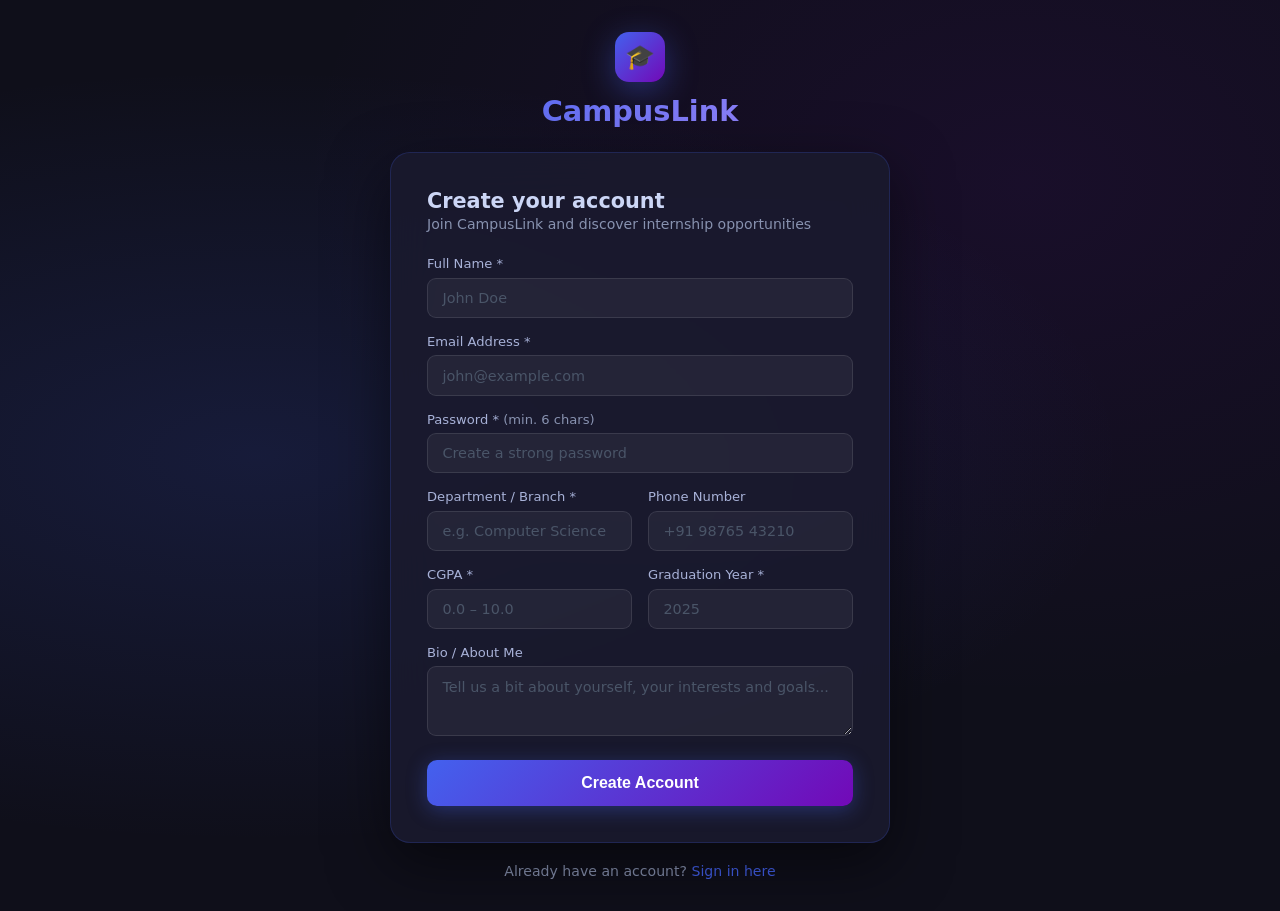
<file: src/main/resources/static/register.html>
<!DOCTYPE html>
<html lang="en">
<head>
    <meta charset="UTF-8">
    <meta name="viewport" content="width=device-width, initial-scale=1.0">
    <title>CampusLink — Register</title>
    <style>
        *, *::before, *::after { box-sizing: border-box; margin: 0; padding: 0; }

        body {
            min-height: 100vh;
            background: #0f0f1a;
            background-image: radial-gradient(ellipse at 20% 50%, rgba(67, 97, 238, 0.15) 0%, transparent 60%),
                              radial-gradient(ellipse at 80% 20%, rgba(114, 9, 183, 0.10) 0%, transparent 50%);
            display: flex;
            align-items: flex-start;
            justify-content: center;
            font-family: 'Segoe UI', system-ui, -apple-system, sans-serif;
            color: #e0e0e0;
            padding: 2rem 1rem;
        }

        .container { width: 100%; max-width: 500px; }

        .logo-area {
            text-align: center;
            margin-bottom: 1.5rem;
        }

        .logo-icon {
            width: 50px; height: 50px;
            background: linear-gradient(135deg, #4361ee, #7209b7);
            border-radius: 14px;
            display: flex; align-items: center; justify-content: center;
            margin: 0 auto 0.75rem;
            font-size: 1.5rem;
            box-shadow: 0 8px 32px rgba(67, 97, 238, 0.4);
        }

        .logo-area h1 {
            font-size: 1.8rem;
            font-weight: 700;
            background: linear-gradient(135deg, #4361ee, #a78bfa);
            -webkit-background-clip: text;
            -webkit-text-fill-color: transparent;
            background-clip: text;
        }

        .card {
            background: rgba(26, 26, 46, 0.9);
            border: 1px solid rgba(67, 97, 238, 0.2);
            border-radius: 20px;
            padding: 2.25rem;
            backdrop-filter: blur(20px);
            box-shadow: 0 20px 60px rgba(0,0,0,0.5);
        }

        .card h2 { font-size: 1.3rem; font-weight: 600; color: #ccd6f6; margin-bottom: 0.2rem; }
        .card .subtitle { color: #8892b0; font-size: 0.88rem; margin-bottom: 1.5rem; }

        .form-grid {
            display: grid;
            grid-template-columns: 1fr 1fr;
            gap: 1rem;
        }

        .form-group { margin-bottom: 0; }
        .form-group.full { grid-column: 1 / -1; }

        label {
            display: block;
            font-size: 0.82rem;
            font-weight: 500;
            color: #a8b2d8;
            margin-bottom: 0.4rem;
        }

        input, textarea, select {
            width: 100%;
            padding: 0.7rem 0.9rem;
            background: rgba(255,255,255,0.05);
            border: 1px solid rgba(255,255,255,0.1);
            border-radius: 9px;
            color: #e0e0e0;
            font-size: 0.9rem;
            outline: none;
            transition: border-color 0.2s, box-shadow 0.2s;
            font-family: inherit;
        }

        input:focus, textarea:focus, select:focus {
            border-color: #4361ee;
            box-shadow: 0 0 0 3px rgba(67, 97, 238, 0.2);
        }

        input::placeholder, textarea::placeholder { color: #4a5568; }

        textarea { resize: vertical; min-height: 70px; }

        select option { background: #1a1a2e; }

        .btn {
            width: 100%;
            padding: 0.85rem;
            border: none;
            border-radius: 10px;
            font-size: 1rem;
            font-weight: 600;
            cursor: pointer;
            transition: all 0.2s;
            margin-top: 1.25rem;
        }

        .btn-primary {
            background: linear-gradient(135deg, #4361ee, #7209b7);
            color: #fff;
            box-shadow: 0 4px 20px rgba(67, 97, 238, 0.35);
        }

        .btn-primary:hover { transform: translateY(-2px); box-shadow: 0 8px 30px rgba(67,97,238,0.5); }
        .btn-primary:active { transform: translateY(0); }
        .btn-primary:disabled { opacity: 0.6; cursor: not-allowed; transform: none; }

        .message {
            padding: 0.75rem 1rem;
            border-radius: 8px;
            font-size: 0.88rem;
            margin-top: 1rem;
            display: none;
        }

        .message.error { background: rgba(239,68,68,0.15); border: 1px solid rgba(239,68,68,0.3); color: #fca5a5; }
        .message.success { background: rgba(34,197,94,0.15); border: 1px solid rgba(34,197,94,0.3); color: #86efac; }

        .footer-link {
            text-align: center;
            margin-top: 1.25rem;
            font-size: 0.88rem;
            color: #8892b0;
        }

        .footer-link a { color: #4361ee; text-decoration: none; font-weight: 500; }
        .footer-link a:hover { text-decoration: underline; }

        .spinner {
            display: inline-block;
            width: 15px; height: 15px;
            border: 2px solid rgba(255,255,255,0.3);
            border-top-color: #fff;
            border-radius: 50%;
            animation: spin 0.7s linear infinite;
            vertical-align: middle;
            margin-right: 6px;
        }

        @keyframes spin { to { transform: rotate(360deg); } }

        @media (max-width: 480px) {
            .form-grid { grid-template-columns: 1fr; }
            .form-group.full { grid-column: 1; }
        }
    </style>
</head>
<body>
    <div class="container">
        <div class="logo-area">
            <div class="logo-icon">🎓</div>
            <h1>CampusLink</h1>
        </div>

        <div class="card">
            <h2>Create your account</h2>
            <p class="subtitle">Join CampusLink and discover internship opportunities</p>

            <form id="registerForm" onsubmit="handleRegister(event)">
                <div class="form-grid">
                    <div class="form-group full">
                        <label for="name">Full Name *</label>
                        <input type="text" id="name" placeholder="John Doe" required>
                    </div>
                    <div class="form-group full">
                        <label for="email">Email Address *</label>
                        <input type="email" id="email" placeholder="john@example.com" required>
                    </div>
                    <div class="form-group full">
                        <label for="password">Password * <span style="color:#8892b0;font-weight:400">(min. 6 chars)</span></label>
                        <input type="password" id="password" placeholder="Create a strong password" required minlength="6">
                    </div>
                    <div class="form-group">
                        <label for="department">Department / Branch *</label>
                        <input type="text" id="department" placeholder="e.g. Computer Science" required>
                    </div>
                    <div class="form-group">
                        <label for="phone">Phone Number</label>
                        <input type="tel" id="phone" placeholder="+91 98765 43210">
                    </div>
                    <div class="form-group">
                        <label for="cgpa">CGPA *</label>
                        <input type="number" id="cgpa" placeholder="0.0 – 10.0" min="0" max="10" step="0.01" required>
                    </div>
                    <div class="form-group">
                        <label for="graduationYear">Graduation Year *</label>
                        <input type="number" id="graduationYear" placeholder="2025" min="2020" max="2035" required>
                    </div>
                    <div class="form-group full">
                        <label for="bio">Bio / About Me</label>
                        <textarea id="bio" placeholder="Tell us a bit about yourself, your interests and goals..."></textarea>
                    </div>
                </div>

                <button type="submit" class="btn btn-primary" id="registerBtn">Create Account</button>
                <div class="message" id="messageBox"></div>
            </form>
        </div>

        <div class="footer-link">
            Already have an account? <a href="/login">Sign in here</a>
        </div>
    </div>

    <script>
        async function handleRegister(e) {
            e.preventDefault();
            const btn = document.getElementById('registerBtn');
            const msgBox = document.getElementById('messageBox');

            const body = {
                name: document.getElementById('name').value.trim(),
                email: document.getElementById('email').value.trim(),
                password: document.getElementById('password').value,
                department: document.getElementById('department').value.trim(),
                phone: document.getElementById('phone').value.trim(),
                cgpa: parseFloat(document.getElementById('cgpa').value) || 0,
                graduationYear: parseInt(document.getElementById('graduationYear').value) || 2025,
                bio: document.getElementById('bio').value.trim()
            };

            btn.disabled = true;
            btn.innerHTML = '<span class="spinner"></span> Creating account...';
            msgBox.style.display = 'none';

            try {
                const res = await fetch('/api/auth/register', {
                    method: 'POST',
                    headers: { 'Content-Type': 'application/json' },
                    body: JSON.stringify(body)
                });

                const data = await res.json();

                if (res.ok) {
                    msgBox.className = 'message success';
                    msgBox.textContent = 'Account created successfully! Redirecting to login...';
                    msgBox.style.display = 'block';
                    setTimeout(() => { window.location.href = '/login'; }, 1500);
                } else {
                    msgBox.className = 'message error';
                    msgBox.textContent = data.error || 'Registration failed. Please try again.';
                    msgBox.style.display = 'block';
                    btn.disabled = false;
                    btn.textContent = 'Create Account';
                }
            } catch (err) {
                msgBox.className = 'message error';
                msgBox.textContent = 'Connection error. Please try again.';
                msgBox.style.display = 'block';
                btn.disabled = false;
                btn.textContent = 'Create Account';
            }
        }
    </script>
</body>
</html>
</file>
